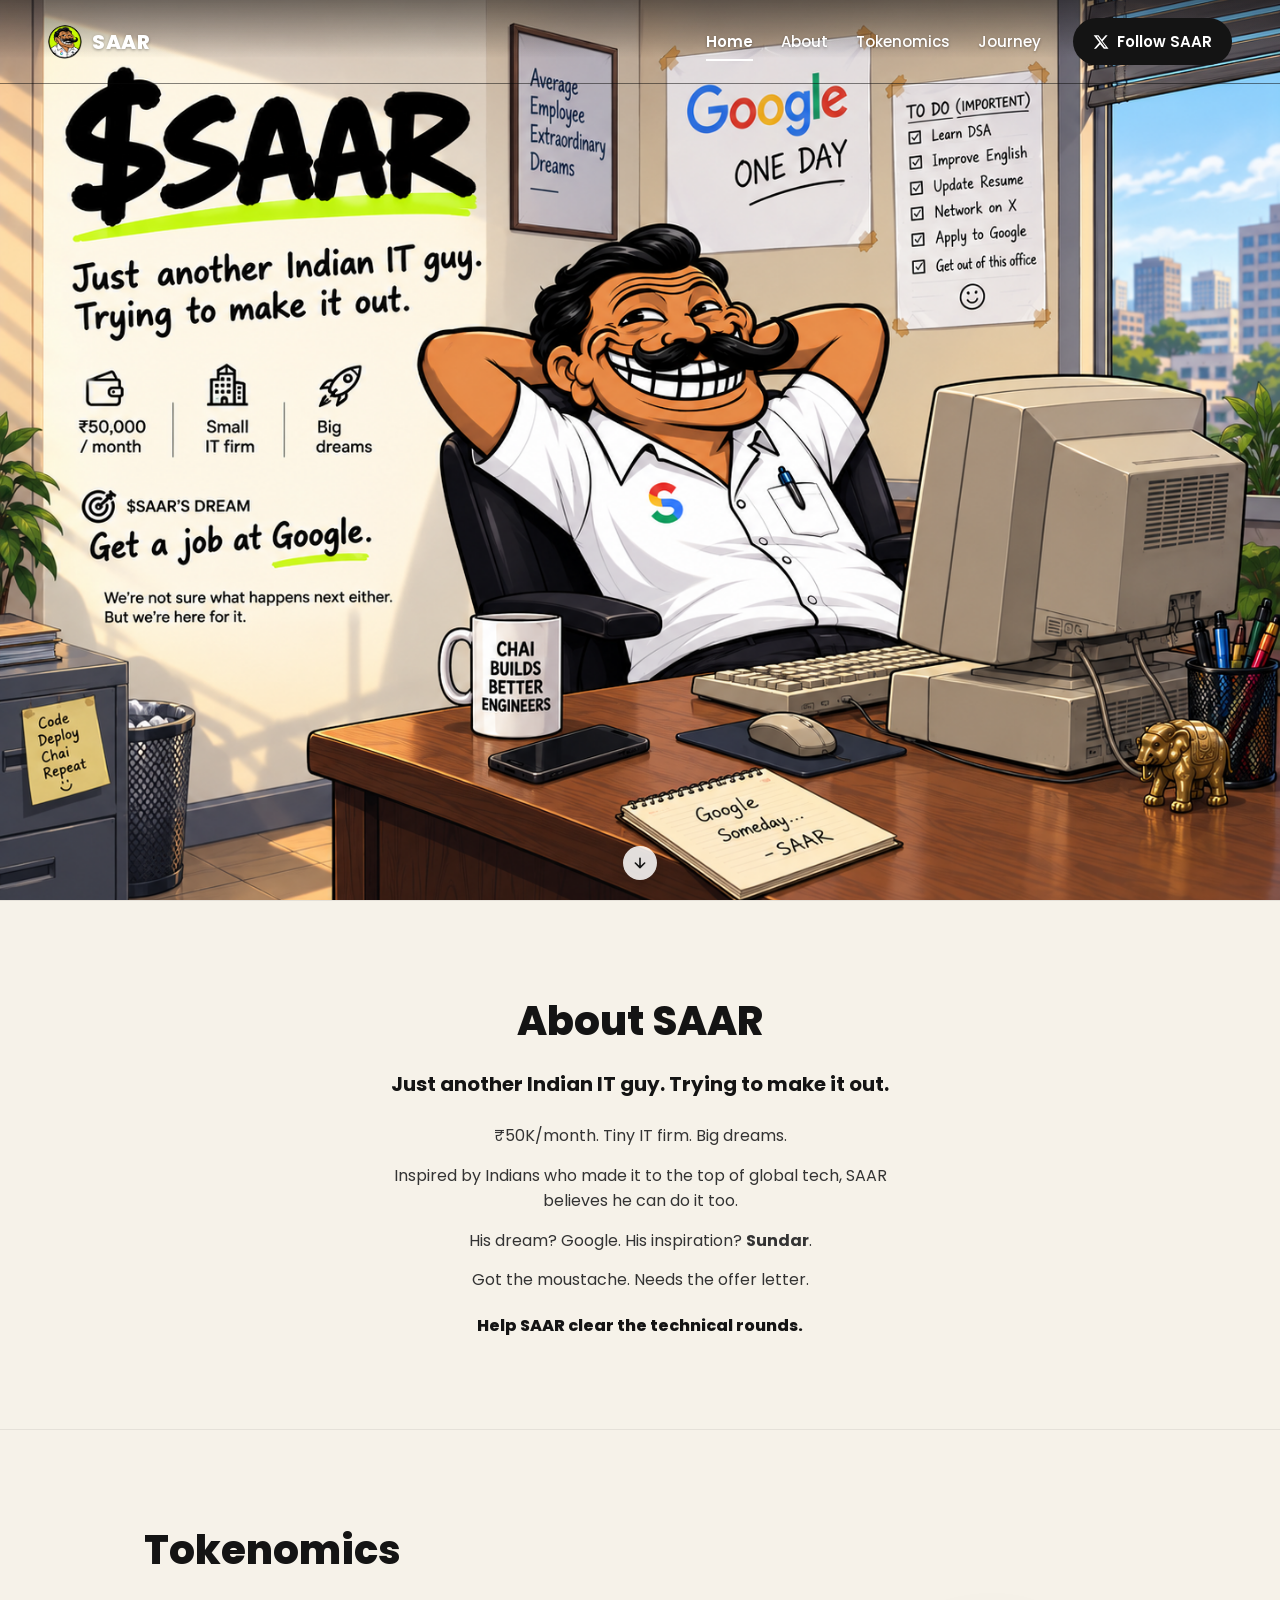
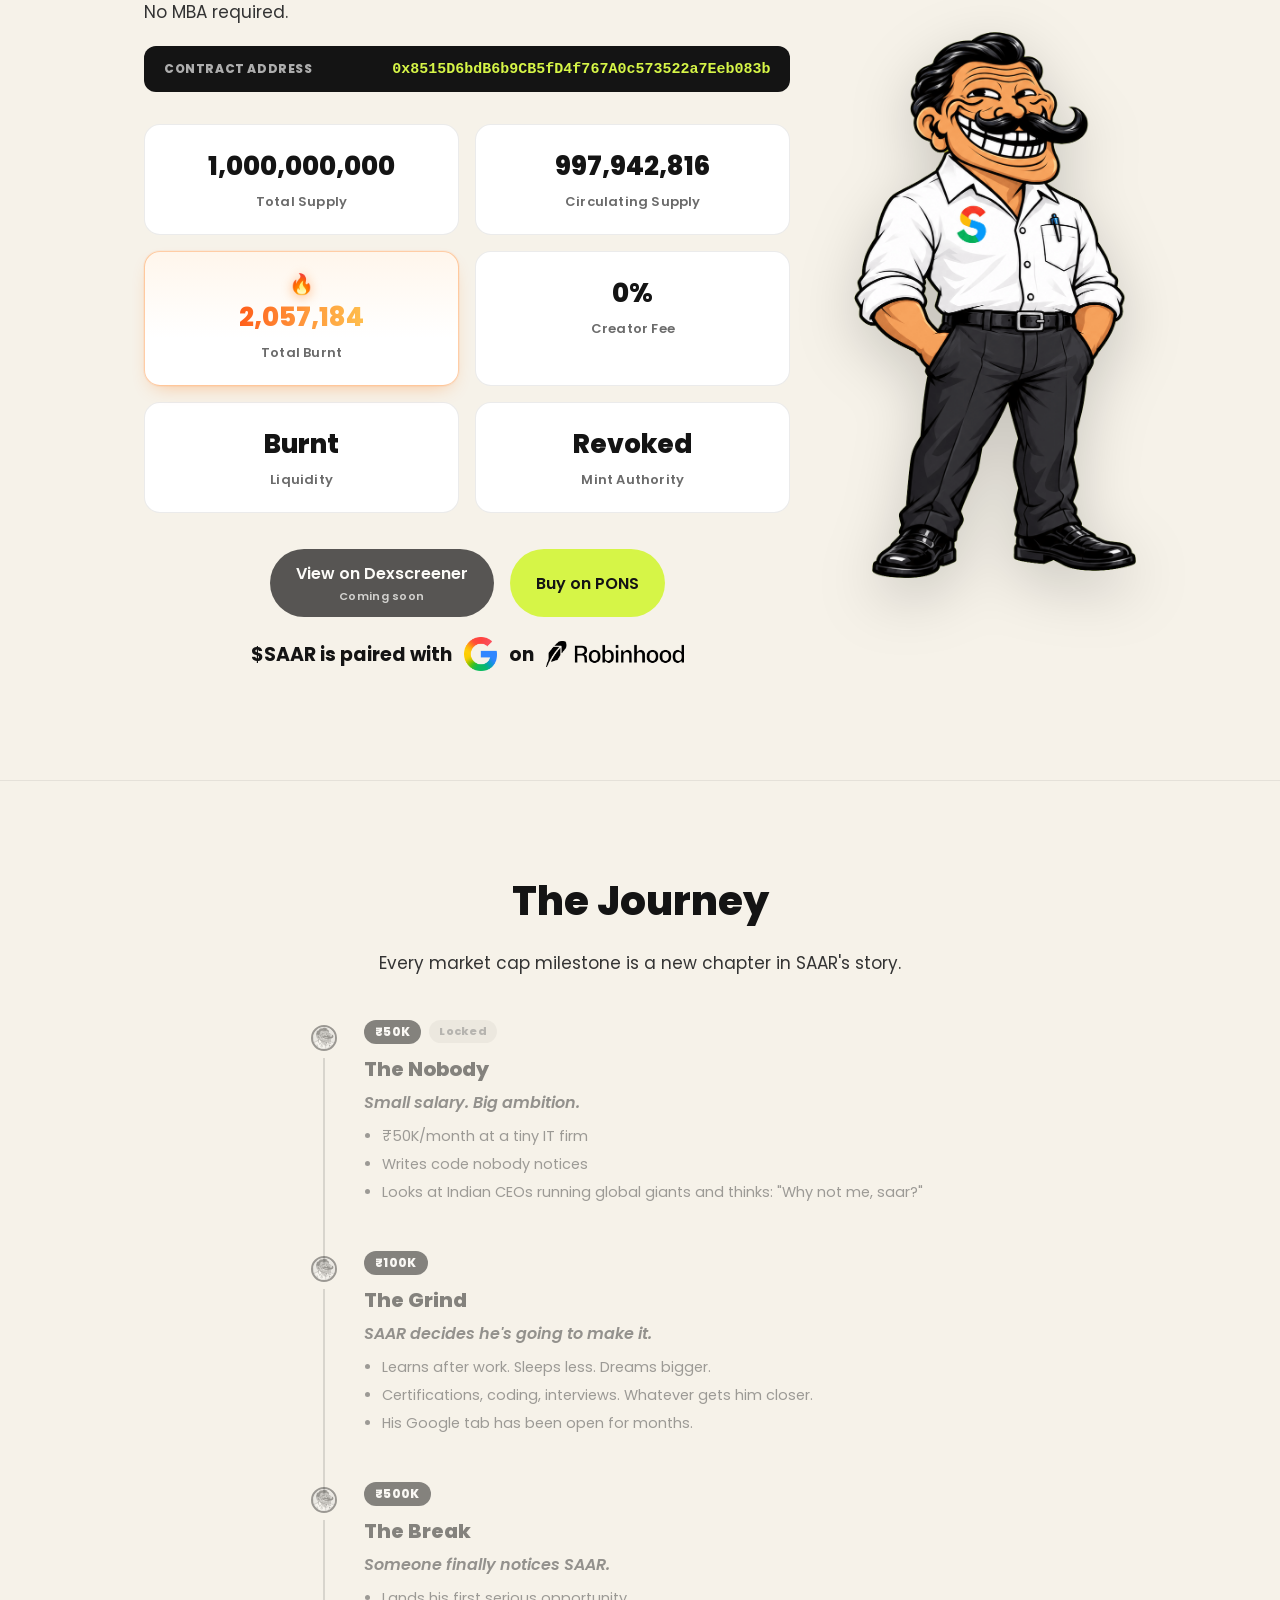
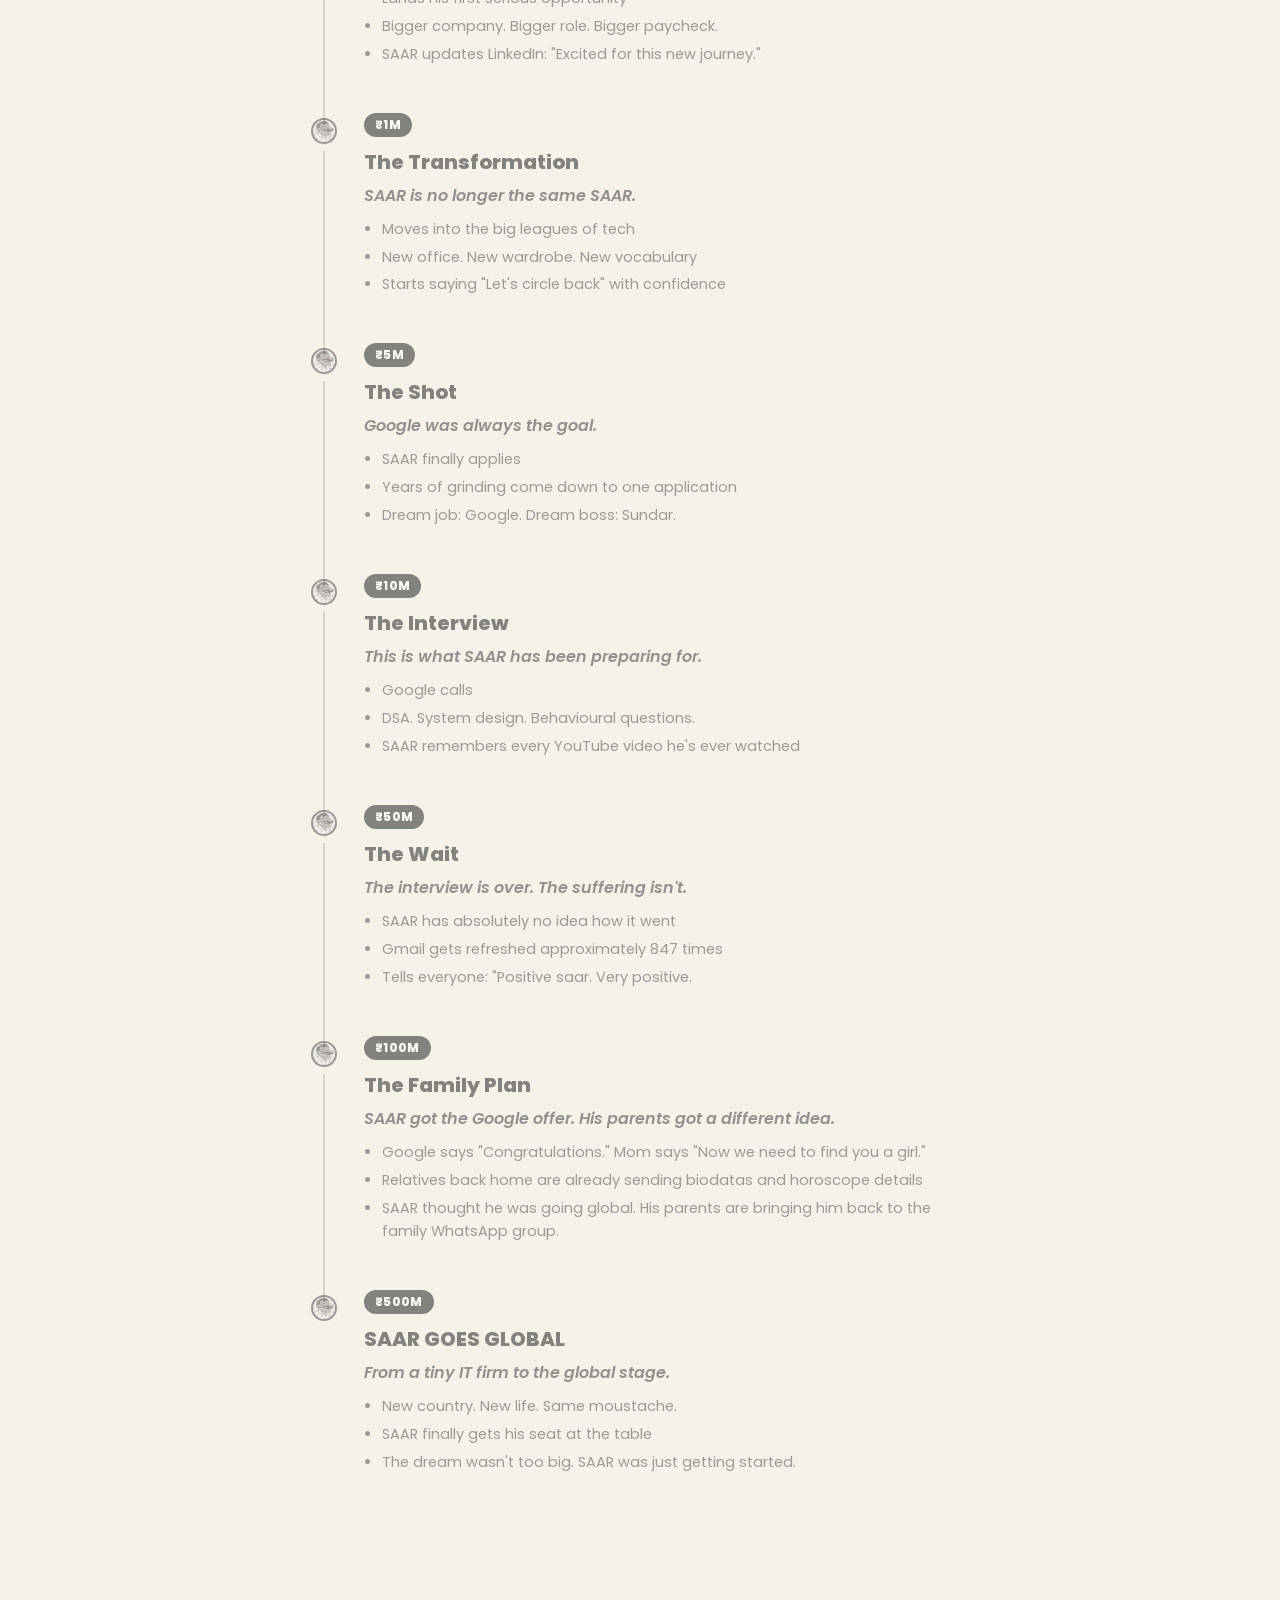
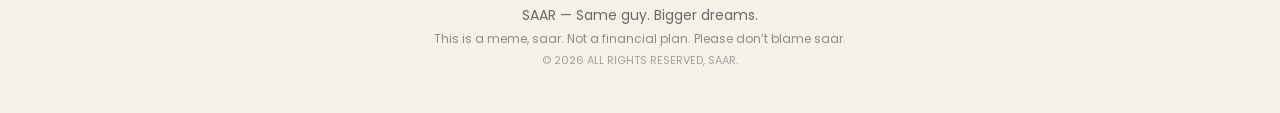
<file: index.html>
<!doctype html>
<html lang="en">
<head>
<meta charset="UTF-8">
<meta name="viewport" content="width=device-width, initial-scale=1, viewport-fit=cover">
<title>$SAAR — Just another Indian IT guy. Trying to make it out.</title>
<meta name="description" content="$SAAR. Just another Indian IT guy. Trying to make it out. We're not sure what happens next either. But we're here for it.">

<!-- Social preview -->
<meta property="og:title" content="$SAAR — Just another Indian IT guy. Trying to make it out.">
<meta property="og:description" content="We're not sure what happens next either. But we're here for it.">
<meta property="og:image" content="assets/social-banner.png">
<meta property="og:type" content="website">
<meta name="twitter:card" content="summary_large_image">

<link rel="icon" type="image/png" href="assets/favicon-32.png">
<link rel="preconnect" href="https://fonts.googleapis.com">
<link rel="preconnect" href="https://fonts.gstatic.com" crossorigin>
<link href="https://fonts.googleapis.com/css2?family=Poppins:wght@400;500;600;700;800;900&display=swap" rel="stylesheet">
<link rel="stylesheet" href="css/style.css">
</head>
<body>

<!-- ============ PASSWORD GATE ============ -->
<div id="gate" class="gate" hidden>
  <div class="gate-card">
    <img src="assets/logo.png" alt="SAAR" class="gate-logo">
    <h1 class="gate-title">This page is private</h1>
    <p class="gate-sub">Enter the password to continue.</p>
    <form id="gate-form" autocomplete="off">
      <input type="password" id="gate-password" placeholder="Password" autocomplete="off" required>
      <button type="submit">Unlock</button>
    </form>
    <p id="gate-error" class="gate-error" hidden>Wrong password. Try again.</p>
  </div>
</div>

<!-- ============ SITE CONTENT ============ -->
<div id="site-content">

  <header class="header" id="site-header">
    <a href="#home" class="brand">
      <img src="assets/logo.png" alt="SAAR logo" class="brand-logo">
      <span class="brand-name">SAAR</span>
    </a>

    <nav class="nav" id="main-nav">
      <a href="#home" class="nav-link active">Home</a>
      <a href="#about" class="nav-link">About</a>
      <a href="#tokenomics" class="nav-link">Tokenomics</a>
      <a href="#journey" class="nav-link">Journey</a>
    </nav>

    <a href="https://x.com/RealSaarRH" target="_blank" rel="noopener" class="btn btn-follow header-follow">
      <svg viewBox="0 0 24 24" class="x-icon" aria-hidden="true"><path d="M18.9 2H22l-7.6 8.7L23.3 22h-7l-5.5-6.7L4.5 22H1.4l8.1-9.3L1 2h7.2l5 6.1L18.9 2zm-1.2 18h1.7L7.4 3.9H5.6L17.7 20z"/></svg>
      Follow SAAR
    </a>

    <button class="hamburger" id="hamburger" aria-label="Menu" aria-expanded="false">
      <span></span><span></span><span></span>
    </button>
  </header>

  <div class="mobile-nav" id="mobile-nav">
    <a href="#home" class="nav-link">Home</a>
    <a href="#about" class="nav-link">About</a>
    <a href="#tokenomics" class="nav-link">Tokenomics</a>
    <a href="#journey" class="nav-link">Journey</a>
    <a href="https://x.com/RealSaarRH" target="_blank" rel="noopener" class="btn btn-follow">
      <svg viewBox="0 0 24 24" class="x-icon" aria-hidden="true"><path d="M18.9 2H22l-7.6 8.7L23.3 22h-7l-5.5-6.7L4.5 22H1.4l8.1-9.3L1 2h7.2l5 6.1L18.9 2zm-1.2 18h1.7L7.4 3.9H5.6L17.7 20z"/></svg>
      Follow SAAR
    </a>
  </div>

  <main>
    <section id="home" class="hero" style="background-image:url(assets/hero-bg.png);">
      <a href="#about" class="scroll-cue" aria-label="Scroll down">
        <svg viewBox="0 0 24 24"><path d="M12 5v14M5 12l7 7 7-7"/></svg>
      </a>
    </section>

    <section id="about" class="about">
      <div class="section-inner">
        <h2 class="section-title">About SAAR</h2>
        <p class="about-tagline">Just another Indian IT guy. Trying to make it out.</p>
        <div class="about-lines">
          <p>₹50K/month. Tiny IT firm. Big dreams.</p>
          <p>Inspired by Indians who made it to the top of global tech, SAAR believes he can do it too.</p>
          <p>His dream? Google. His inspiration? <a href="https://x.com/sundarpichai" target="_blank" rel="noopener"><strong>Sundar</strong></a>.</p>
          <p>Got the moustache. Needs the offer letter.</p>
          <p class="about-closer">Help SAAR clear the technical rounds.</p>
        </div>
      </div>
    </section>

    <section id="tokenomics" class="tokenomics">
      <div class="section-inner tokenomics-inner">
        <div class="tokenomics-copy">
          <h2 class="section-title">Tokenomics</h2>
          <p class="section-lead">No MBA required.</p>

          <div class="ca-bar">
            <span class="ca-bar-label">Contract Address</span>
            <span class="ca-bar-value">0x8515D6bdB6b9CB5fD4f767A0c573522a7Eeb083b</span>
          </div>

          <div class="tokenomics-grid">
            <div class="token-stat">
              <span class="token-stat-value">1,000,000,000</span>
              <span class="token-stat-label">Total Supply</span>
            </div>
            <div class="token-stat">
              <span class="token-stat-value" id="circulating-supply">997,942,816</span>
              <span class="token-stat-label">Circulating Supply</span>
            </div>
            <div class="token-stat token-stat--burnt">
              <span class="token-stat-flame" aria-hidden="true">🔥</span>
              <span class="token-stat-value token-stat-value--burnt" id="total-burnt">2,057,184</span>
              <span class="token-stat-label">Total Burnt</span>
            </div>
            <div class="token-stat">
              <span class="token-stat-value">0%</span>
              <span class="token-stat-label">Creator Fee</span>
            </div>
            <div class="token-stat">
              <span class="token-stat-value">Burnt</span>
              <span class="token-stat-label">Liquidity</span>
            </div>
            <div class="token-stat">
              <span class="token-stat-value">Revoked</span>
              <span class="token-stat-label">Mint Authority</span>
            </div>
          </div>

          <div class="tokenomics-actions">
            <span class="btn btn-large btn-disabled" aria-disabled="true">
              View on Dexscreener
              <em class="coming-soon">Coming soon</em>
            </span>
            <a href="https://www.ponsfamily.com/launchpad/0x8515D6bdB6b9CB5fD4f767A0c573522a7Eeb083b" target="_blank" rel="noopener" class="btn btn-large btn-lime">
              Buy on PONS
            </a>
          </div>

          <p class="paired-with">
            $SAAR is paired with
            <a href="https://x.com/Google" target="_blank" rel="noopener" class="paired-with-link">
              <img src="assets/google-g.png" alt="Google" class="paired-with-icon paired-with-google">
            </a>
            on
            <img src="assets/robinhood-logo-black.png" alt="Robinhood" class="paired-with-icon paired-with-robinhood">
          </p>
        </div>

        <div class="tokenomics-figure">
          <img src="assets/saar-standing.png" alt="SAAR standing" class="saar-standing">
        </div>
      </div>
    </section>

    <section id="journey" class="journey">
      <div class="section-inner journey-inner">
        <h2 class="section-title">The Journey</h2>
        <p class="section-lead">Every market cap milestone is a new chapter in SAAR's story.</p>

        <div class="timeline">
          <div class="timeline-item" data-tier="0">
            <span class="timeline-marker">
              <img src="assets/logo-round.png" alt="" class="timeline-marker-img">
            </span>
            <div class="timeline-content">
              <span class="timeline-cap">₹50K</span><span class="status-badge"></span>
              <h3 class="timeline-title">The Nobody</h3>
              <p class="timeline-hook">Small salary. Big ambition.</p>
              <ul class="timeline-details">
                <li>₹50K/month at a tiny IT firm</li>
                <li>Writes code nobody notices</li>
                <li>Looks at Indian CEOs running global giants and thinks: "Why not me, saar?"</li>
              </ul>
            </div>
          </div>

          <div class="timeline-item" data-tier="1">
            <span class="timeline-marker">
              <img src="assets/logo-round.png" alt="" class="timeline-marker-img">
            </span>
            <div class="timeline-content">
              <span class="timeline-cap">₹100K</span><span class="status-badge"></span>
              <h3 class="timeline-title">The Grind</h3>
              <p class="timeline-hook">SAAR decides he's going to make it.</p>
              <ul class="timeline-details">
                <li>Learns after work. Sleeps less. Dreams bigger.</li>
                <li>Certifications, coding, interviews. Whatever gets him closer.</li>
                <li>His Google tab has been open for months.</li>
              </ul>
            </div>
          </div>

          <div class="timeline-item" data-tier="2">
            <span class="timeline-marker">
              <img src="assets/logo-round.png" alt="" class="timeline-marker-img">
            </span>
            <div class="timeline-content">
              <span class="timeline-cap">₹500K</span><span class="status-badge"></span>
              <h3 class="timeline-title">The Break</h3>
              <p class="timeline-hook">Someone finally notices SAAR.</p>
              <ul class="timeline-details">
                <li>Lands his first serious opportunity</li>
                <li>Bigger company. Bigger role. Bigger paycheck.</li>
                <li>SAAR updates LinkedIn: "Excited for this new journey."</li>
              </ul>
            </div>
          </div>

          <div class="timeline-item" data-tier="3">
            <span class="timeline-marker">
              <img src="assets/logo-round.png" alt="" class="timeline-marker-img">
            </span>
            <div class="timeline-content">
              <span class="timeline-cap">₹1M</span><span class="status-badge"></span>
              <h3 class="timeline-title">The Transformation</h3>
              <p class="timeline-hook">SAAR is no longer the same SAAR.</p>
              <ul class="timeline-details">
                <li>Moves into the big leagues of tech</li>
                <li>New office. New wardrobe. New vocabulary</li>
                <li>Starts saying "Let's circle back" with confidence</li>
              </ul>
            </div>
          </div>

          <div class="timeline-item" data-tier="4">
            <span class="timeline-marker">
              <img src="assets/logo-round.png" alt="" class="timeline-marker-img">
            </span>
            <div class="timeline-content">
              <span class="timeline-cap">₹5M</span><span class="status-badge"></span>
              <h3 class="timeline-title">The Shot</h3>
              <p class="timeline-hook">Google was always the goal.</p>
              <ul class="timeline-details">
                <li>SAAR finally applies</li>
                <li>Years of grinding come down to one application</li>
                <li>Dream job: Google. Dream boss: Sundar.</li>
              </ul>
            </div>
          </div>

          <div class="timeline-item" data-tier="5">
            <span class="timeline-marker">
              <img src="assets/logo-round.png" alt="" class="timeline-marker-img">
            </span>
            <div class="timeline-content">
              <span class="timeline-cap">₹10M</span><span class="status-badge"></span>
              <h3 class="timeline-title">The Interview</h3>
              <p class="timeline-hook">This is what SAAR has been preparing for.</p>
              <ul class="timeline-details">
                <li>Google calls</li>
                <li>DSA. System design. Behavioural questions.</li>
                <li>SAAR remembers every YouTube video he's ever watched</li>
              </ul>
            </div>
          </div>

          <div class="timeline-item" data-tier="6">
            <span class="timeline-marker">
              <img src="assets/logo-round.png" alt="" class="timeline-marker-img">
            </span>
            <div class="timeline-content">
              <span class="timeline-cap">₹50M</span><span class="status-badge"></span>
              <h3 class="timeline-title">The Wait</h3>
              <p class="timeline-hook">The interview is over. The suffering isn't.</p>
              <ul class="timeline-details">
                <li>SAAR has absolutely no idea how it went</li>
                <li>Gmail gets refreshed approximately 847 times</li>
                <li>Tells everyone: "Positive saar. Very positive.</li>
              </ul>
            </div>
          </div>

          <div class="timeline-item" data-tier="7">
            <span class="timeline-marker">
              <img src="assets/logo-round.png" alt="" class="timeline-marker-img">
            </span>
            <div class="timeline-content">
              <span class="timeline-cap">₹100M</span><span class="status-badge"></span>
              <h3 class="timeline-title">The Family Plan</h3>
              <p class="timeline-hook">SAAR got the Google offer. His parents got a different idea.</p>
              <ul class="timeline-details">
                <li>Google says "Congratulations." Mom says "Now we need to find you a girl."</li>
                <li>Relatives back home are already sending biodatas and horoscope details</li>
                <li>SAAR thought he was going global. His parents are bringing him back to the family WhatsApp group.</li>
            </ul>
            </div>
          </div>

          <div class="timeline-item" data-tier="8">
            <span class="timeline-marker">
              <img src="assets/logo-round.png" alt="" class="timeline-marker-img">
            </span>
            <div class="timeline-content">
              <span class="timeline-cap">₹500M</span><span class="status-badge"></span>
              <h3 class="timeline-title">SAAR GOES GLOBAL</h3>
              <p class="timeline-hook">From a tiny IT firm to the global stage.</p>
              <ul class="timeline-details">
                <li>New country. New life. Same moustache.</li>
                <li>SAAR finally gets his seat at the table</li>
                <li>The dream wasn't too big. SAAR was just getting started.</li>
              </ul>
            </div>
          </div>
        </div>
      </div>
    </section>
  </main>

  <footer class="footer">
    <p>SAAR — Same guy. Bigger dreams.</p>
    <p class="fine-print">This is a meme, saar. Not a financial plan. Please don’t blame saar.</p>
    <p class="copyright">© 2026 ALL RIGHTS RESERVED, SAAR.</p>
  </footer>

</div>

<script src="js/config.js"></script>
<script src="js/script.js"></script>
</body>
</html>
</file>
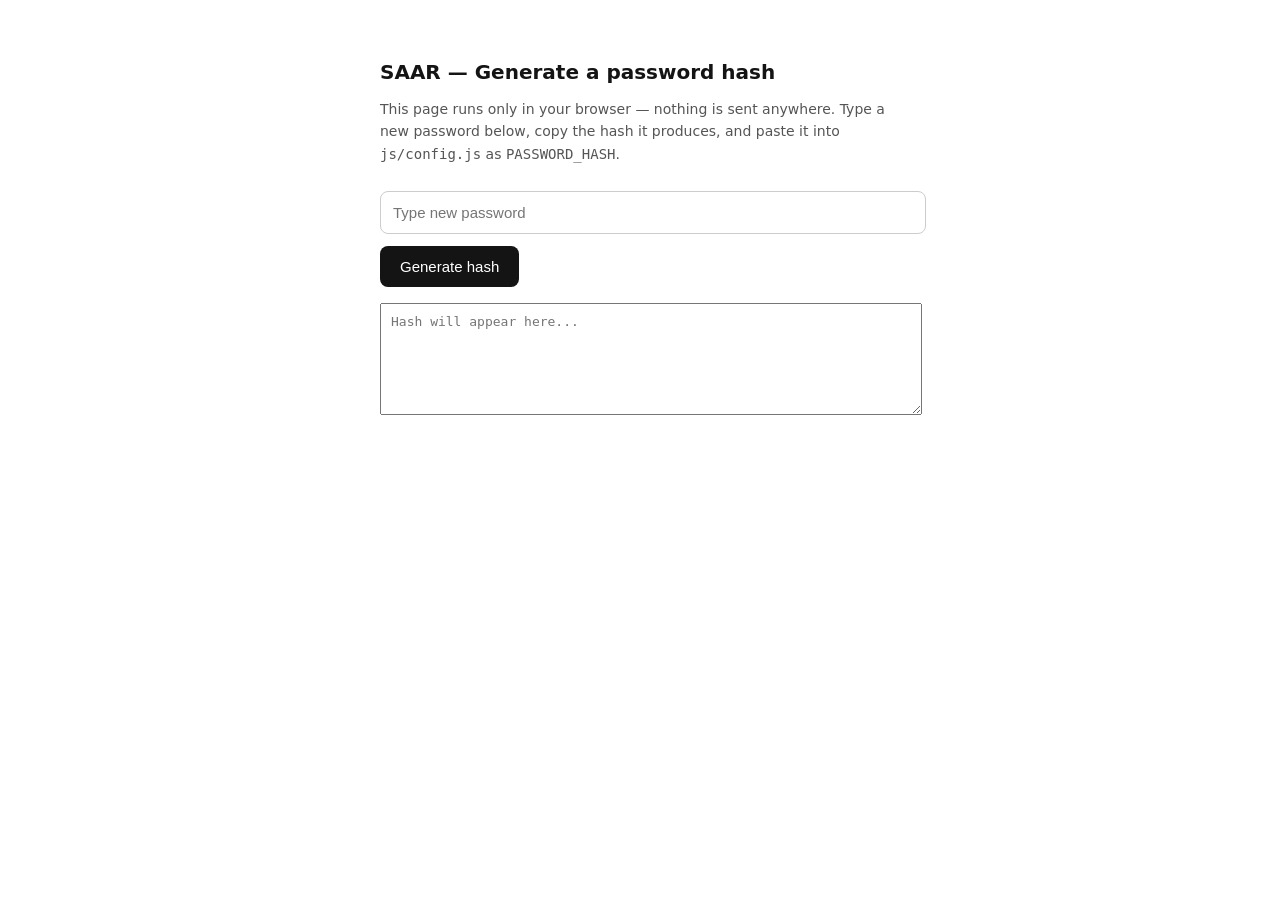
<file: generate-password.html>
<!doctype html>
<html lang="en">
<head>
<meta charset="UTF-8">
<meta name="viewport" content="width=device-width, initial-scale=1">
<title>SAAR — Generate password hash</title>
<style>
  body{font-family:system-ui,sans-serif;max-width:520px;margin:60px auto;padding:0 20px;color:#141414;}
  h1{font-size:20px;}
  input{width:100%;padding:12px;font-size:15px;border:1px solid #ccc;border-radius:8px;margin:12px 0;}
  button{padding:12px 20px;font-size:15px;border:none;border-radius:8px;background:#141414;color:#fff;cursor:pointer;}
  textarea{width:100%;height:90px;margin-top:16px;padding:10px;font-family:monospace;font-size:13px;}
  p{color:#555;font-size:14px;line-height:1.6;}
</style>
</head>
<body>
  <h1>SAAR — Generate a password hash</h1>
  <p>
    This page runs only in your browser — nothing is sent anywhere.
    Type a new password below, copy the hash it produces, and paste it
    into <code>js/config.js</code> as <code>PASSWORD_HASH</code>.
  </p>
  <input type="text" id="pw" placeholder="Type new password">
  <button id="go">Generate hash</button>
  <textarea id="out" readonly placeholder="Hash will appear here..."></textarea>

  <script>
    async function sha256(text) {
      var enc = new TextEncoder().encode(text);
      var buf = await crypto.subtle.digest("SHA-256", enc);
      return Array.from(new Uint8Array(buf))
        .map(function (b) { return b.toString(16).padStart(2, "0"); })
        .join("");
    }
    document.getElementById("go").addEventListener("click", async function () {
      var pw = document.getElementById("pw").value;
      if (!pw) return;
      var hash = await sha256(pw);
      document.getElementById("out").value =
        'PASSWORD_HASH: "' + hash + '"\n\n(Password was: ' + pw + ')';
    });
  </script>
</body>
</html>
</file>
<file: css/style.css>
:root{
  --cream:#F6F2E9;
  --ink:#141414;
  --lime:#D6F547;
  --lime-dark:#b9dc1f;
  --gray:#6b6b6b;
  --max-w:1200px;
  --radius:16px;
}

*,*::before,*::after{box-sizing:border-box;}
html{scroll-behavior:smooth;}
body{
  margin:0;
  font-family:'Poppins',system-ui,-apple-system,sans-serif;
  background:var(--cream);
  color:var(--ink);
  -webkit-font-smoothing:antialiased;
}
img{max-width:100%;display:block;}
a{color:inherit;text-decoration:none;}
section{scroll-margin-top:88px;}

/* ============ BUTTONS ============ */
.btn{
  display:inline-flex;align-items:center;gap:8px;
  background:var(--ink);color:#fff;
  padding:12px 20px;border-radius:999px;
  font-weight:600;font-size:15px;
  border:none;cursor:pointer;white-space:nowrap;
  transition:transform .15s ease, background .15s ease;
}
.btn:hover{background:#2a2a2a;transform:translateY(-1px);}
.btn-large{padding:16px 26px;font-size:16px;}
.x-icon{width:16px;height:16px;fill:#fff;flex-shrink:0;}
.arrow{margin-left:2px;}

/* ============ HEADER ============ */
.header{
  position:fixed;top:0;left:0;right:0;z-index:40;
  display:flex;align-items:center;gap:24px;
  padding:18px clamp(16px,4vw,48px);
  background:linear-gradient(180deg, rgba(10,10,10,.5) 0%, rgba(10,10,10,.18) 45%, rgba(10,10,10,0) 70%);
  border-bottom:1px solid transparent;
  color:#fff;
  transition:background .25s ease, border-color .25s ease, backdrop-filter .25s ease, padding .25s ease, color .25s ease;
}
.header .brand-name,
.header .nav-link{color:#fff;text-shadow:0 1px 3px rgba(0,0,0,.35);}
.header .nav-link.active::after{background:#fff;}
.header .hamburger span{background:#fff;box-shadow:0 1px 3px rgba(0,0,0,.35);}

.header.scrolled{
  background:rgba(246,242,233,.92);
  backdrop-filter:blur(8px);
  border-bottom:1px solid rgba(0,0,0,.06);
  padding:12px clamp(16px,4vw,48px);
  color:var(--ink);
}
.header.scrolled .brand-name,
.header.scrolled .nav-link{color:var(--ink);text-shadow:none;}
.header.scrolled .nav-link.active::after{background:var(--ink);}
.header.scrolled .hamburger span{background:var(--ink);box-shadow:none;}
.brand{display:flex;align-items:center;gap:10px;margin-right:auto;}
.brand-logo{width:34px;height:34px;border-radius:50%;}
.brand-name{font-weight:800;font-size:20px;letter-spacing:.5px;}

.nav{display:flex;align-items:center;gap:28px;}
.nav-link{font-weight:500;font-size:15px;color:var(--ink);position:relative;padding:4px 0;}
.nav-link.active{font-weight:600;}
.nav-link.active::after{
  content:"";position:absolute;left:0;right:0;bottom:-4px;height:2px;background:var(--ink);
}
.header-follow{margin-left:8px;}

.hamburger{
  display:none;flex-direction:column;justify-content:center;gap:5px;
  width:38px;height:38px;background:none;border:none;cursor:pointer;padding:0;
}
.hamburger span{display:block;width:100%;height:2px;background:var(--ink);border-radius:2px;transition:transform .2s ease, opacity .2s ease;}
.hamburger.open span:nth-child(1){transform:translateY(7px) rotate(45deg);}
.hamburger.open span:nth-child(2){opacity:0;}
.hamburger.open span:nth-child(3){transform:translateY(-7px) rotate(-45deg);}

.mobile-nav{
  display:none;flex-direction:column;gap:18px;
  padding:20px clamp(16px,4vw,48px) 28px;
  background:var(--cream);
  border-bottom:1px solid rgba(0,0,0,.06);
}
.mobile-nav.open{display:flex;}
.mobile-nav .btn{align-self:flex-start;}

/* ============ HERO ============ */
.hero{
  position:relative;
  width:100%;
  min-height:100svh;
  background-size:cover;
  background-position:left 20%;
  background-repeat:no-repeat;
  display:flex;
  align-items:flex-end;
  justify-content:center;
  padding:0 16px clamp(48px,10vh,110px);
}
.hero-cta{
  position:absolute;
  left:22%;
  bottom:clamp(110px,18vh,200px);
  transform:translateX(-50%);
}
.hero-cta .btn{padding:13px 20px;font-size:14px;}
.hero-cta .btn{box-shadow:0 8px 24px rgba(0,0,0,.25);}

.scroll-cue{
  position:absolute;
  left:50%;bottom:20px;
  transform:translateX(-50%);
  width:34px;height:34px;
  display:flex;align-items:center;justify-content:center;
  border-radius:50%;
  background:rgba(255,255,255,.85);
  box-shadow:0 4px 14px rgba(0,0,0,.15);
  animation:bob 2s ease-in-out infinite;
}
.scroll-cue svg{width:16px;height:16px;fill:none;stroke:#141414;stroke-width:2.4;stroke-linecap:round;stroke-linejoin:round;}
@keyframes bob{
  0%,100%{transform:translateX(-50%) translateY(0);}
  50%{transform:translateX(-50%) translateY(6px);}
}

/* ============ ABOUT ============ */
.section-inner{
  max-width:760px;margin:0 auto;
  padding:clamp(48px,8vw,90px) clamp(16px,4vw,24px);
  text-align:center;
}
.about{border-top:1px solid rgba(0,0,0,.07);}
.hero{scroll-margin-top:0;}
.section-title{
  font-size:clamp(28px,4vw,40px);
  font-weight:800;margin:0 0 18px;
}
.section-lead{
  font-size:17px;line-height:1.7;color:#333;margin:0 0 16px;
}
.section-lead em{color:var(--gray);}

.about-tagline{
  font-size:clamp(17px,2.4vw,20px);
  font-weight:700;color:var(--ink);
  margin:0 0 24px;
}
.about-lines{
  max-width:520px;margin:0 auto;
}
.about-lines p{
  font-size:16px;line-height:1.6;color:#333;
  margin:0 0 14px;
}
.about-lines .about-closer{
  font-weight:800;color:var(--ink);margin-top:20px;margin-bottom:0;
}

/* ============ TOKENOMICS ============ */
.tokenomics{border-top:1px solid rgba(0,0,0,.07);}
.tokenomics-inner{
  max-width:1040px;
  display:flex;align-items:center;gap:clamp(24px,5vw,64px);
  text-align:left;
}
.tokenomics-copy{flex:1 1 480px;}
.tokenomics-copy .section-title,
.tokenomics-copy .section-lead{text-align:left;}
.tokenomics-figure{
  flex:0 0 auto;
  display:flex;justify-content:center;
}
.saar-standing{
  width:clamp(200px,22vw,300px);
  filter:drop-shadow(0 18px 30px rgba(0,0,0,.18));
}

.ca-bar{
  display:flex;align-items:center;justify-content:space-between;
  gap:12px;flex-wrap:wrap;
  background:var(--ink);color:#fff;
  border-radius:12px;
  padding:14px 20px;
  margin:20px 0 28px;
}
.ca-bar-label{
  font-size:12px;font-weight:800;letter-spacing:.6px;
  text-transform:uppercase;color:rgba(255,255,255,.65);
}
.ca-bar-value{
  font-family:'SFMono-Regular',Consolas,'Courier New',monospace;
  font-size:15px;font-weight:700;color:var(--lime);
}

.tokenomics-grid{
  display:grid;
  grid-template-columns:repeat(2,1fr);
  gap:16px;
  margin:32px 0 36px;
}
.token-stat{
  background:#fff;
  border:1px solid rgba(0,0,0,.08);
  border-radius:var(--radius);
  padding:22px 12px;
  display:flex;flex-direction:column;align-items:center;gap:6px;
}
.token-stat-value{font-size:clamp(20px,3vw,26px);font-weight:800;color:var(--ink);}
.token-stat-label{font-size:13px;color:var(--gray);font-weight:600;letter-spacing:.2px;}

.token-stat--burnt{
  background:linear-gradient(180deg,#fff6ec 0%,#ffffff 65%);
  border:1px solid rgba(255,111,0,.35);
  box-shadow:0 0 0 1px rgba(255,111,0,.06),0 8px 20px -10px rgba(255,111,0,.45);
  position:relative;
}
.token-stat-flame{
  font-size:20px;
  line-height:1;
  margin-bottom:-2px;
  animation:flame-flicker 1.6s ease-in-out infinite;
  filter:drop-shadow(0 2px 6px rgba(255,111,0,.45));
}
.token-stat-value--burnt{
  background:linear-gradient(90deg,#ff5e1a,#ff9a3d 55%,#ffbe4d);
  -webkit-background-clip:text;background-clip:text;color:transparent;
}
@keyframes flame-flicker{
  0%,100%{transform:scale(1) translateY(0);opacity:1;}
  25%{transform:scale(1.08) translateY(-1px);opacity:.92;}
  50%{transform:scale(0.96) translateY(0.5px);opacity:1;}
  75%{transform:scale(1.05) translateY(-0.5px);opacity:.95;}
}
@media (prefers-reduced-motion: reduce){
  .token-stat-flame{animation:none;}
}

.tokenomics-actions{
  display:flex;justify-content:center;gap:16px;flex-wrap:wrap;
}
.btn-lime{background:var(--lime);color:var(--ink);}
.btn-lime:hover{background:var(--lime-dark);}
.btn-disabled{
  flex-direction:column;gap:2px;
  padding:12px 26px;
  cursor:not-allowed;
  opacity:.7;
}
.btn-disabled:hover{transform:none;background:inherit;}
.btn-disabled.btn-lime:hover{background:var(--lime);}
.coming-soon{
  font-style:normal;font-size:11px;font-weight:600;
  opacity:.75;letter-spacing:.3px;
}

.paired-with{
  margin-top:20px;
  display:flex;align-items:center;justify-content:center;flex-wrap:wrap;
  gap:12px;
  font-size:19px;font-weight:700;color:var(--ink);
}
.paired-with-link{display:inline-flex;align-items:center;}
.paired-with-icon{display:inline-block;}
.paired-with-google{height:34px;width:auto;}
.paired-with-robinhood{height:26px;width:auto;}
@media (max-width:760px){
  .paired-with{justify-content:center;font-size:16px;gap:10px;}
  .paired-with-google{height:28px;}
  .paired-with-robinhood{height:21px;}
}

/* ============ JOURNEY ============ */
.journey{border-top:1px solid rgba(0,0,0,.07);}
.journey-inner{max-width:720px;}
.journey .section-title,
.journey .section-lead{text-align:center;}

.timeline{
  position:relative;
  margin-top:40px;
  text-align:left;
}
.timeline-item{
  position:relative;
  padding-left:60px;
  padding-bottom:40px;
}
.timeline-item:last-child{padding-bottom:0;}
.timeline-item::before{
  content:"";
  position:absolute;left:19px;top:40px;bottom:-16px;
  width:2px;background:rgba(0,0,0,.12);
  transition:background .2s ease;
}
.timeline-item:last-child::before{display:none;}
.timeline-item.reached::before{background:var(--lime-dark);}

.timeline-marker{
  position:absolute;left:0;top:0;
  width:40px;height:40px;
  display:flex;align-items:center;justify-content:center;
}
.timeline-marker-img{
  width:26px;height:26px;
  border-radius:50%;object-fit:cover;
  border:2px solid var(--ink);
  background:#fff;
  filter:grayscale(1);opacity:.4;
  transition:all .2s ease;
}
.timeline-item.reached .timeline-marker-img{
  filter:none;opacity:1;
}
.timeline-item.current .timeline-marker-img{
  width:40px;height:40px;border-width:3px;
  box-shadow:0 0 0 5px rgba(214,245,71,.55);
}
.timeline-item.current{z-index:1;}

.status-badge{
  display:none;
  font-size:11px;font-weight:800;letter-spacing:.3px;
  padding:3px 10px;border-radius:999px;
  margin-left:8px;vertical-align:middle;
}
.status-badge--live{
  display:inline-block;
  color:var(--ink);background:var(--lime);
}
.status-badge--locked{
  display:inline-block;
  color:#777;background:rgba(0,0,0,.08);
}
.timeline-item.upcoming .timeline-content{opacity:.5;}
.timeline-cap{
  display:inline-block;
  font-size:12px;font-weight:800;letter-spacing:.3px;
  background:var(--ink);color:#fff;
  padding:3px 11px;border-radius:999px;
  margin-bottom:10px;
}
.timeline-title{font-size:20px;font-weight:800;margin:0 0 6px;}
.timeline-hook{
  font-weight:600;font-style:italic;color:#333;
  margin:0 0 10px;
}
.timeline-details{
  margin:0;padding-left:18px;
  font-size:14.5px;line-height:1.65;color:#444;
}
.timeline-details li{margin-bottom:4px;}

/* ============ FOOTER ============ */
.footer{
  text-align:center;padding:32px 16px 40px;
  color:var(--gray);font-size:14px;
}
.footer p{margin:4px 0;}
.fine-print{font-size:12px;opacity:.75;}
.copyright{font-size:11px;opacity:.6;margin-top:8px;}

/* ============ PASSWORD GATE ============ */
.gate{
  position:fixed;inset:0;z-index:100;
  background:var(--cream);
  display:flex;align-items:center;justify-content:center;
  padding:24px;
}
.gate-card{
  width:100%;max-width:380px;
  background:#fff;border-radius:20px;
  padding:36px 28px;text-align:center;
  box-shadow:0 20px 60px rgba(0,0,0,.12);
}
.gate-logo{width:56px;height:56px;border-radius:50%;margin:0 auto 18px;}
.gate-title{font-size:20px;font-weight:800;margin:0 0 6px;}
.gate-sub{font-size:14px;color:var(--gray);margin:0 0 22px;}
#gate-form{display:flex;flex-direction:column;gap:12px;}
#gate-password{
  padding:13px 16px;border-radius:12px;
  border:1.5px solid #ddd;font-size:15px;font-family:inherit;
  outline:none;
}
#gate-password:focus{border-color:var(--ink);}
#gate-form button{
  padding:13px 16px;border-radius:12px;border:none;
  background:var(--lime);color:var(--ink);font-weight:700;font-size:15px;
  cursor:pointer;transition:background .15s ease;
}
#gate-form button:hover{background:var(--lime-dark);}
.gate-error{color:#c0392b;font-size:13px;margin:14px 0 0;}
.gate.shake .gate-card{animation:shake .35s ease;}
@keyframes shake{
  0%,100%{transform:translateX(0);}
  25%{transform:translateX(-8px);}
  75%{transform:translateX(8px);}
}

body.locked #site-content{display:none;}
body:not(.locked) .gate{display:none !important;}

/* ============ RESPONSIVE ============ */
@media (max-width:820px){
  .nav{display:none;}
  .header-follow{display:none;}
  .hamburger{display:flex;}
}
@media (max-width:820px){
  .hero{background-position:left 15%;min-height:100svh;}
  .hero-cta{left:50%;}
}
@media (max-width:760px){
  .tokenomics-inner{flex-direction:column;text-align:center;}
  .tokenomics-copy{flex:1 1 auto;width:100%;}
  .tokenomics-copy .section-title,
  .tokenomics-copy .section-lead{text-align:center;}
  .tokenomics-figure{order:-1;}
  .saar-standing{width:clamp(160px,45vw,220px);}
}
@media (max-width:640px){
  .tokenomics-grid{grid-template-columns:repeat(2,1fr);}
}
@media (max-width:520px){
  .brand-name{font-size:18px;}
  .btn-large{width:100%;justify-content:center;}
  .hero-cta{padding:0 4px;}
  .tokenomics-actions{flex-direction:column;align-items:center;}
  .tokenomics-actions .btn{width:100%;max-width:320px;}
}
</file>
